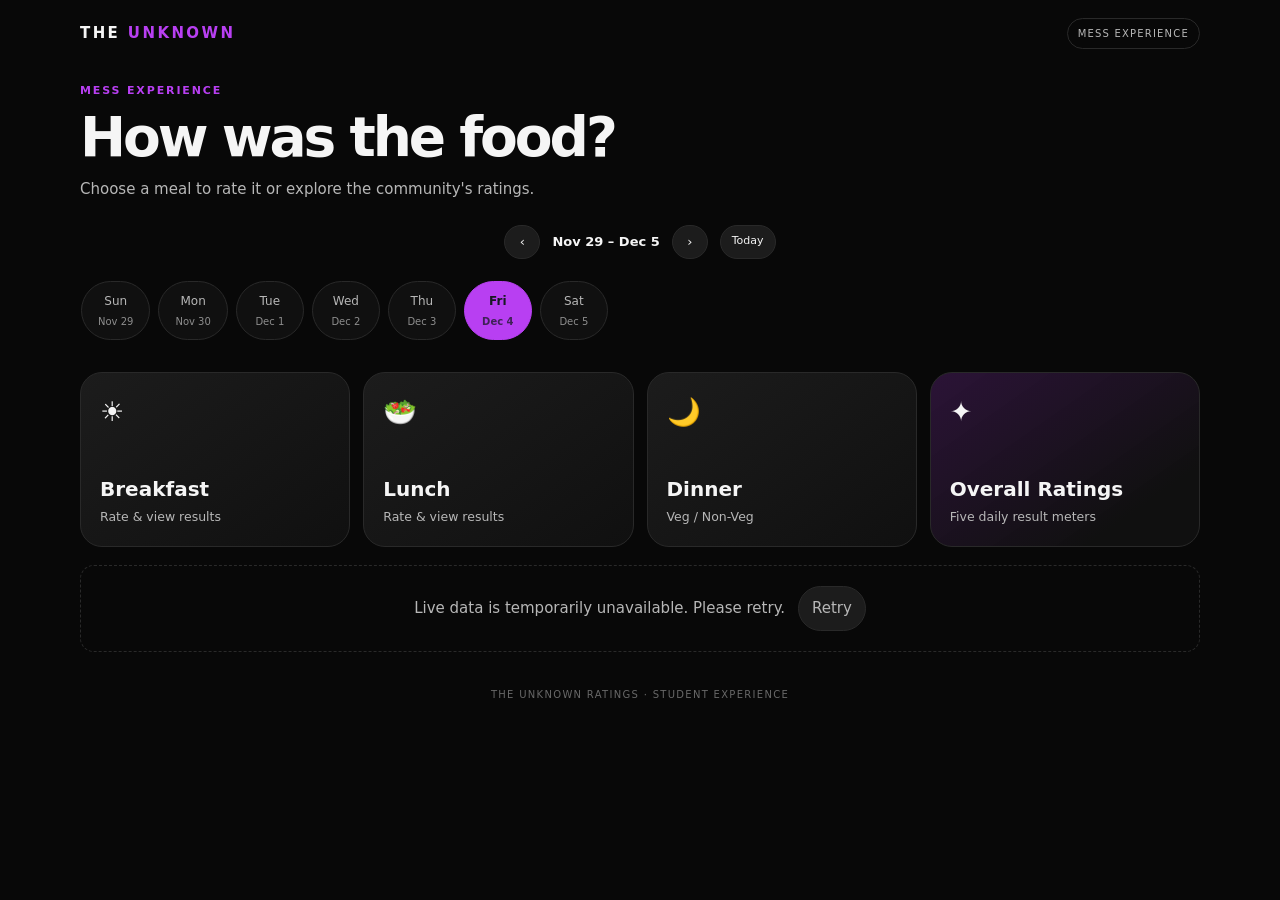
<file: index.html>
<!doctype html>
<html lang="en">
<head>
<meta charset="utf-8"><meta name="viewport" content="width=device-width,initial-scale=1,viewport-fit=cover"><meta name="color-scheme" content="dark">
<meta name="theme-color" content="#10121b">
<title>The Unknown Ratings — V2</title>
<link rel="stylesheet" href="styles.css?v=2.8.0"></head>
<body><div class="shell"><header><div class="brand">THE <span>UNKNOWN</span></div><div class="tag">MESS EXPERIENCE</div></header><main id="app"></main><div class="footer">THE UNKNOWN RATINGS · STUDENT EXPERIENCE</div></div>
<script src="app.js?v=2.8.0"></script></body></html>
</file>
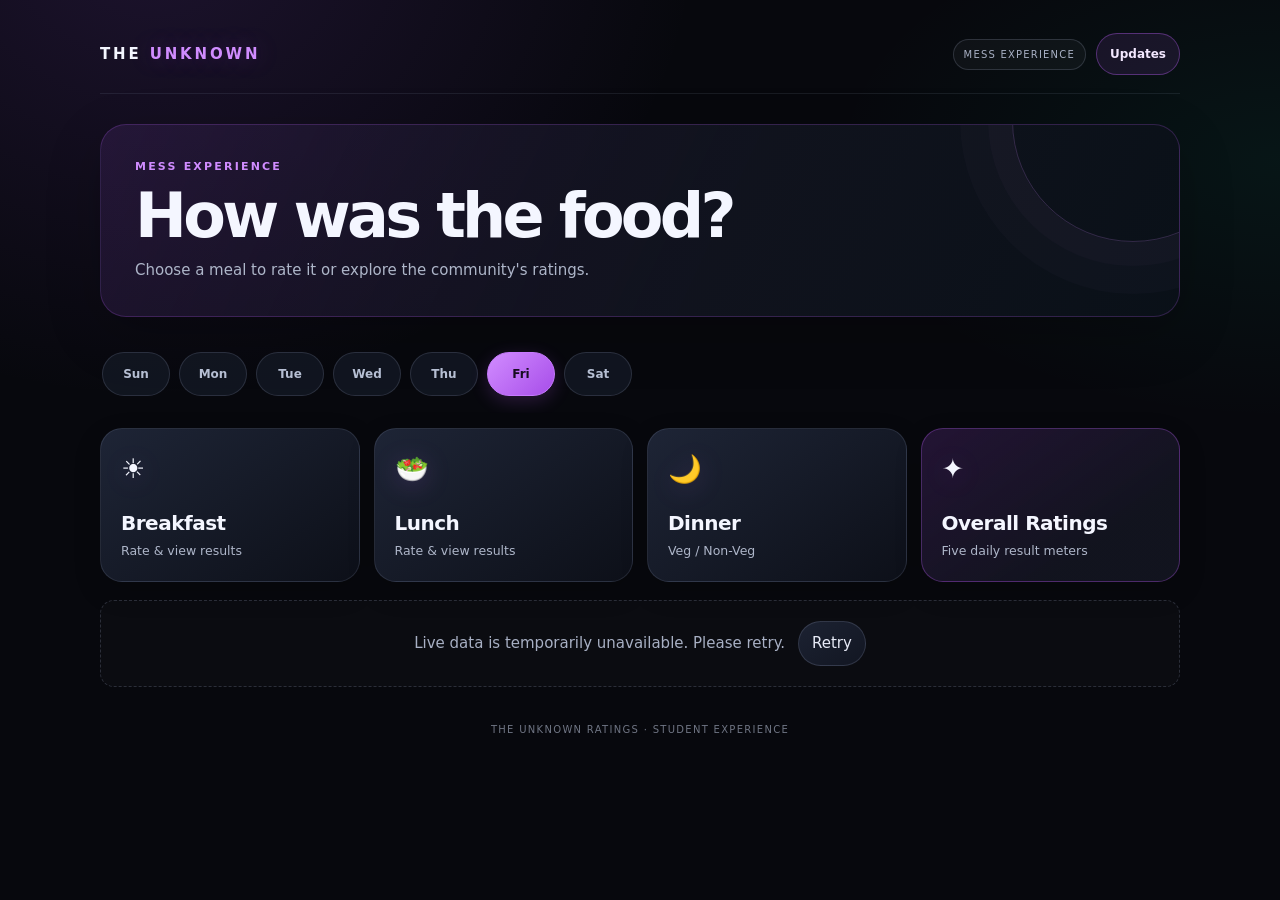
<file: preview/index.html>
<!doctype html>
<html lang="en">
<head>
<meta charset="utf-8"><meta name="viewport" content="width=device-width,initial-scale=1,viewport-fit=cover"><meta name="color-scheme" content="dark">
<meta name="theme-color" content="#10121b">
<title>The Unknown Ratings — V2</title>
<link rel="stylesheet" href="styles.css?v=3.2.0"></head>
<body><div class="shell"><header><div class="brand">THE <span>UNKNOWN</span></div><div class="header-tools"><div class="tag">MESS EXPERIENCE</div><button class="message-bell" id="messageBell" type="button" aria-label="Open notifications">Updates <b id="messageUnread" hidden>0</b></button></div></header><div class="message-center" id="messageCenter" hidden></div><main id="app"></main><div class="footer">THE UNKNOWN RATINGS · STUDENT EXPERIENCE</div></div>
<script src="app.js?v=3.2.5"></script></body></html>
</file>
<file: styles.css>
:root{--bg:#080808;--surface:#101010;--surface2:#1c1c1c;--line:#292929;--ink:#f5f5f5;--muted:#b7b7b7;--accent:#b83ff2;--blue:#00c995;--green:#00c995;--purple:#b83ff2;--r:22px}
*{box-sizing:border-box}
html{scrollbar-color:#34343b #090909;scrollbar-width:thin}
html::-webkit-scrollbar{width:8px;height:8px}
html::-webkit-scrollbar-track{background:#090909}
html::-webkit-scrollbar-thumb{background:#34343b;border:2px solid #090909;border-radius:10px}
html::-webkit-scrollbar-thumb:hover{background:#55515f}
body{margin:0;background:var(--bg);color:var(--ink);font:15px/1.5 Inter,system-ui,-apple-system,"Segoe UI",sans-serif;transition:background .3s}
body.cosmic,body.aurora{--bg:#080808;--surface:#101010;--surface2:#1c1c1c;--line:#292929;--accent:#b83ff2}
button,input,select,textarea{font:inherit}button{cursor:pointer;color:inherit}
.shell{width:min(100% - 28px,960px);margin:auto;padding:20px 0 50px}
header{display:flex;justify-content:space-between;align-items:center;margin-bottom:34px}
.brand{font-weight:900;letter-spacing:.16em}.brand span{color:var(--accent)}.tag{font-size:10px;letter-spacing:.12em;color:var(--muted);border:1px solid var(--line);padding:7px 10px;border-radius:30px}
.kicker{font-size:11px;letter-spacing:.17em;color:var(--accent);font-weight:850;text-transform:uppercase}
h1{font-size:clamp(35px,7vw,55px);line-height:1.02;letter-spacing:-.055em;margin:9px 0 12px}h2{font-size:22px;letter-spacing:-.03em;margin:0 0 5px}h3{margin:0;font-size:17px}
p{margin:0;color:var(--muted);line-height:1.6}.hero{margin-bottom:24px}
.days{display:flex;gap:8px;overflow-x:auto;overflow-y:hidden;padding:12px 1px 17px;margin-bottom:15px;scrollbar-width:none;-ms-overflow-style:none;overscroll-behavior-x:contain;scroll-behavior:smooth;touch-action:pan-x}.days::-webkit-scrollbar{display:none;width:0;height:0}
.day{flex:0 0 auto;border:1px solid var(--line);background:var(--surface);color:var(--muted);padding:10px 16px;border-radius:30px;font-size:12px}
.day.active{background:var(--accent);border-color:var(--accent);color:#171923;font-weight:850}
.grid{display:grid;grid-template-columns:repeat(2,minmax(0,1fr));gap:13px}
.tile{min-height:150px;padding:19px;text-align:left;border:1px solid var(--line);border-radius:var(--r);background:linear-gradient(145deg,var(--surface2),var(--surface));display:flex;flex-direction:column;justify-content:space-between;transition:transform .22s,border-color .22s;animation:enter .35s both}
.tile:hover{transform:translateY(-3px);border-color:var(--accent)}.tile .emoji{font-size:27px}.tile strong{font-size:20px}.tile small{display:block;color:var(--muted);margin-top:4px}
.tile.results{grid-column:auto;min-height:132px;flex-direction:column;align-items:flex-start;justify-content:space-between;gap:10px;background:linear-gradient(145deg,rgba(184,63,242,.20),var(--surface) 78%)}.tile.results .emoji{font-size:27px}.tile.results strong{display:block}
.panel{background:var(--surface);border:1px solid var(--line);border-radius:var(--r);padding:19px;margin:14px 0;animation:enter .3s both}
.row{display:flex;justify-content:space-between;align-items:center;gap:12px}
.back{display:inline-flex;align-items:center;gap:9px;min-height:42px;margin:0 0 18px;padding:8px 15px;border:1px solid #303039;border-radius:14px;background:linear-gradient(145deg,#19191f,#101014);color:#dedee5;font-weight:700;letter-spacing:.01em;box-shadow:0 5px 16px rgba(0,0,0,.22);transition:background .18s,border-color .18s,transform .18s}
.back:hover{color:#fff;border-color:var(--accent);background:#1b1720;transform:translateX(-2px)}
.edit-saved{border-color:rgba(0,201,149,.28);background:linear-gradient(145deg,rgba(0,201,149,.07),var(--surface) 60%)}
.edit-trigger{margin-top:15px;font-weight:750;padding:11px 17px}
#votePanel[hidden]{display:none}
.pill{border:1px solid var(--line);border-radius:30px;padding:6px 10px;color:var(--muted);font-size:10px;white-space:nowrap}
.choicegrid{display:grid;grid-template-columns:repeat(2,1fr);gap:12px}.choice{background:var(--surface);border:1px solid var(--line);border-radius:19px;text-align:left;padding:22px;min-height:135px;transition:.2s}.choice:hover{border-color:var(--accent);transform:translateY(-3px)}.choice span{display:block;font-size:28px;margin-bottom:15px}.choice small{display:block;color:var(--muted);margin-top:4px}
.meter-layout{display:grid;grid-template-columns:minmax(0,1.15fr) minmax(170px,.85fr);gap:clamp(14px,3vw,28px);align-items:center;margin-top:18px;padding:18px;background:#050505;border:1px solid #252525;border-radius:20px}
.meter{text-align:center;min-width:0;display:flex;flex-direction:column;align-items:center;justify-content:center}
.gauge{display:block;width:min(100%,370px);height:auto;overflow:visible;filter:drop-shadow(0 5px 16px rgba(0,0,0,.35))}
.number{font-size:34px;font-weight:850;fill:#fff;letter-spacing:-.04em}
.glabel{font-size:9px;font-weight:750;letter-spacing:.13em;fill:#aaa}
.votes{font-size:12px;color:#c4c4c4;margin-top:-2px;letter-spacing:.02em;font-variant-numeric:tabular-nums}
.legend{display:grid;gap:8px;width:100%;max-width:260px}
.legendline{display:grid;grid-template-columns:11px minmax(0,1fr) auto;gap:10px;align-items:center;font-size:12px;padding:9px 11px;border:1px solid #242424;background:#0c0c0c;border-radius:11px;color:#e8e8e8}
.legendline b{font-variant-numeric:tabular-nums;color:#fff;background:#202020;padding:3px 8px;border-radius:20px;min-width:43px;text-align:center}
.dot{width:10px;height:10px;border-radius:50%;box-shadow:0 0 10px currentColor}
.meter-track{stroke:#252525!important}
.meter-segment{filter:none;transition:stroke-dasharray .7s cubic-bezier(.22,.8,.25,1),stroke-dashoffset .7s cubic-bezier(.22,.8,.25,1),opacity .25s ease}
.rating{border-top:1px solid var(--line);padding:16px 0}.rating:first-of-type{border-top:0}.rating-buttons{display:grid;grid-template-columns:repeat(4,minmax(0,1fr));gap:6px;margin-top:10px}
.rate{background:#080808;border:1px solid var(--line);border-radius:11px;color:var(--muted);padding:9px 2px;font-size:10px;min-height:49px;transition:transform .15s,background .15s,border-color .15s}.rate[data-v="1"]{--rate-color:#F45F82}.rate[data-v="2"]{--rate-color:#FFBE00}.rate[data-v="3"]{--rate-color:#00C995}.rate[data-v="4"]{--rate-color:#B83FF2}.rate.selected{background:var(--rate-color);color:#101014;border-color:var(--rate-color);font-weight:850;transform:scale(1.02)}
.primary{border:0;border-radius:30px;padding:12px 20px;background:var(--accent);color:#171923;font-weight:850}.primary:disabled{opacity:.4;cursor:not-allowed}.secondary{border:1px solid var(--line);background:var(--surface2);border-radius:30px;padding:9px 13px}
textarea,.field{width:100%;background:#080808;border:1px solid var(--line);color:var(--ink);border-radius:12px;padding:11px}
.admin-grid{display:grid;grid-template-columns:repeat(2,1fr);gap:12px}.adminbox{background:var(--bg);border:1px solid var(--line);border-radius:15px;padding:14px}.adminbox label{display:block;color:var(--muted);font-size:12px;margin:9px 0 4px}
.notice{font-size:11px;color:var(--muted);line-height:1.5}.review-box{margin-top:15px}.review-box h3{margin-bottom:10px}.review-box textarea{display:block;min-height:112px;resize:vertical}.review-meta{display:flex;justify-content:space-between;margin-top:6px}.mini-grid{display:grid;grid-template-columns:repeat(2,1fr);gap:10px}.mini{background:var(--surface2);border:1px solid var(--line);border-radius:14px;padding:13px}.mini b{display:block;font-size:18px}.mini span{font-size:11px;color:var(--muted)}
.empty{border:1px dashed var(--line);border-radius:14px;padding:20px;text-align:center;color:var(--muted)}
.footer{text-align:center;color:var(--muted);opacity:.55;font-size:10px;letter-spacing:.13em;margin-top:35px}
@keyframes enter{from{opacity:0;transform:translateY(9px)}to{opacity:1;transform:translateY(0)}}
@media(max-width:650px){.shell{width:calc(100% - 22px)}.grid{gap:9px}.tile{min-height:132px;padding:15px}.tile strong{font-size:18px}.panel{padding:15px}.meter-layout{grid-template-columns:1fr}.legend{max-width:390px;width:100%;margin:0 auto}.admin-grid{grid-template-columns:1fr}.rate{font-size:9px}.tile.results{min-height:132px}}
@media(prefers-reduced-motion:reduce){*,*::before,*::after{animation:none!important;transition:none!important}}

/* Cross-device layout and orientation support */
html{min-height:100%;-webkit-text-size-adjust:100%;text-size-adjust:100%;scroll-behavior:smooth}
body{min-height:100vh;min-height:100dvh;overflow-x:hidden}
.shell{width:min(100% - 32px,1120px);padding-top:max(18px,env(safe-area-inset-top));padding-bottom:max(38px,env(safe-area-inset-bottom))}
button,a,input,select,textarea{touch-action:manipulation}
button{min-height:42px}
input,select,textarea{font-size:16px;max-width:100%}
img,svg,canvas{max-width:100%;height:auto}
.grid{grid-template-columns:repeat(2,minmax(0,1fr))}
.meter-layout{grid-template-columns:minmax(0,1.2fr) minmax(190px,.8fr)}
.connection-warning{margin-top:18px;line-height:1.7}
.connection-warning button{margin-left:8px}
.live-note{margin-top:18px;text-align:center}
@media(min-width:900px){
 .grid{grid-template-columns:repeat(4,minmax(0,1fr))}
 .tile{min-height:175px}
}
@media(max-width:700px){
 .shell{width:calc(100% - 24px)}
 .meter-layout{grid-template-columns:minmax(0,1fr)}
 .legend{max-width:420px}
 .row{flex-wrap:wrap}
 .rating-buttons{grid-template-columns:repeat(2,minmax(0,1fr))}
 .rate{font-size:13px;min-height:48px;padding:10px 6px}
}
@media(orientation:landscape) and (max-height:560px) and (min-width:560px){
 .shell{width:min(100% - 40px,1180px);padding-top:12px;padding-bottom:24px}
 header{margin-bottom:18px}
 .hero{margin-bottom:14px}
 h1{font-size:clamp(30px,5vw,46px)}
 .grid{grid-template-columns:repeat(4,minmax(0,1fr))}
 .tile,.tile.results{min-height:116px;padding:14px}
 .meter-layout{grid-template-columns:minmax(0,1.3fr) minmax(180px,.7fr);gap:16px}
 .panel{padding:15px}
}
@media(max-width:420px){
 .shell{width:calc(100% - 20px)}
 .brand{font-size:14px}
 .tag{font-size:9px}
 .grid{gap:8px}
 .tile{min-height:122px;padding:12px}
 .tile strong{font-size:16px}
 .day{padding:9px 12px}
}
@supports(padding:max(0px)){
 .shell{padding-left:env(safe-area-inset-left);padding-right:env(safe-area-inset-right)}
}

/* Performance: avoid repaint-heavy entrance effects on every view update. */
.tile,.panel{animation:none!important}
html{scroll-behavior:auto}
@media(hover:none){
 .tile:hover,.choice:hover,.back:hover{transform:none}
}
@media(orientation:landscape) and (max-height:560px){
 .shell{padding-top:10px;padding-bottom:18px}
 header{margin-bottom:16px}
 .panel{margin:9px 0;padding:13px}
 .meter-layout{gap:12px;padding:13px}
}

/* Meter-only updates: subtle transition without repainting the page. */
#liveMeter{transition:opacity .18s ease,transform .18s ease}
#liveMeter.meter-updating{opacity:.55;transform:translateY(2px) scale(.995)}
#liveMeter .meter-segment{transition:opacity .24s ease,stroke-width .24s ease}
@media(prefers-reduced-motion:reduce){#liveMeter,#liveMeter .meter-segment{transition:none!important}}

/* Animate semicircle segments in place without replacing the SVG. */
#liveMeter .meter-segment{transition:stroke-dasharray .55s cubic-bezier(.2,.75,.25,1),stroke-dashoffset .55s cubic-bezier(.2,.75,.25,1),opacity .3s ease}
#liveMeter .number{transition:fill .25s ease}
@media(prefers-reduced-motion:reduce){#liveMeter .meter-segment,#liveMeter .number{transition:none!important}}

.week-nav{display:flex;align-items:center;justify-content:center;gap:12px;margin:18px 0 10px;color:var(--muted);font-size:13px}.week-nav strong{font-variant-numeric:tabular-nums;color:var(--ink);font-weight:700}.week-shift,.week-today{border:1px solid var(--line);border-radius:999px;background:var(--surface2);color:var(--ink);min-width:36px;min-height:34px;padding:5px 11px}.week-today{font-size:11px}.days .day{display:flex;flex-direction:column;gap:4px;align-items:center;justify-content:center;min-width:68px}.days .day small{font-size:10px;opacity:.75}@media(max-width:420px){.week-nav{gap:7px}.days{gap:5px}.days .day{min-width:0;flex:1;padding:9px 2px;font-size:11px}.days .day small{font-size:9px}}@media(prefers-reduced-motion:reduce){.meter-segment{transition:none}}
</file>
<file: preview/styles.css>
:root{--bg:#080808;--surface:#101010;--surface2:#1c1c1c;--line:#292929;--ink:#f5f5f5;--muted:#b7b7b7;--accent:#b83ff2;--blue:#00c995;--green:#00c995;--purple:#b83ff2;--r:22px}
*{box-sizing:border-box}
html{scrollbar-color:#34343b #090909;scrollbar-width:thin}
html::-webkit-scrollbar{width:8px;height:8px}
html::-webkit-scrollbar-track{background:#090909}
html::-webkit-scrollbar-thumb{background:#34343b;border:2px solid #090909;border-radius:10px}
html::-webkit-scrollbar-thumb:hover{background:#55515f}
body{margin:0;background:var(--bg);color:var(--ink);font:15px/1.5 Inter,system-ui,-apple-system,"Segoe UI",sans-serif;transition:background .3s}
body.cosmic,body.aurora{--bg:#080808;--surface:#101010;--surface2:#1c1c1c;--line:#292929;--accent:#b83ff2}
button,input,select,textarea{font:inherit}button{cursor:pointer;color:inherit}
.shell{width:min(100% - 28px,960px);margin:auto;padding:20px 0 50px}
header{display:flex;justify-content:space-between;align-items:center;margin-bottom:34px}
.brand{font-weight:900;letter-spacing:.16em}.brand span{color:var(--accent)}.tag{font-size:10px;letter-spacing:.12em;color:var(--muted);border:1px solid var(--line);padding:7px 10px;border-radius:30px}
.kicker{font-size:11px;letter-spacing:.17em;color:var(--accent);font-weight:850;text-transform:uppercase}
h1{font-size:clamp(35px,7vw,55px);line-height:1.02;letter-spacing:-.055em;margin:9px 0 12px}h2{font-size:22px;letter-spacing:-.03em;margin:0 0 5px}h3{margin:0;font-size:17px}
p{margin:0;color:var(--muted);line-height:1.6}.hero{margin-bottom:24px}
.days{display:flex;gap:8px;overflow-x:auto;overflow-y:hidden;padding:12px 1px 17px;margin-bottom:15px;scrollbar-width:none;-ms-overflow-style:none;overscroll-behavior-x:contain;scroll-behavior:smooth;touch-action:pan-x}.days::-webkit-scrollbar{display:none;width:0;height:0}
.day{flex:0 0 auto;border:1px solid var(--line);background:var(--surface);color:var(--muted);padding:10px 16px;border-radius:30px;font-size:12px}
.day.active{background:var(--accent);border-color:var(--accent);color:#171923;font-weight:850}
.grid{display:grid;grid-template-columns:repeat(2,minmax(0,1fr));gap:13px}
.tile{min-height:150px;padding:19px;text-align:left;border:1px solid var(--line);border-radius:var(--r);background:linear-gradient(145deg,var(--surface2),var(--surface));display:flex;flex-direction:column;justify-content:space-between;transition:transform .22s,border-color .22s;animation:enter .35s both}
.tile:hover{transform:translateY(-3px);border-color:var(--accent)}.tile .emoji{font-size:27px}.tile strong{font-size:20px}.tile small{display:block;color:var(--muted);margin-top:4px}
.tile.results{grid-column:auto;min-height:132px;flex-direction:column;align-items:flex-start;justify-content:space-between;gap:10px;background:linear-gradient(145deg,rgba(184,63,242,.20),var(--surface) 78%)}.tile.results .emoji{font-size:27px}.tile.results strong{display:block}
.panel{background:var(--surface);border:1px solid var(--line);border-radius:var(--r);padding:19px;margin:14px 0;animation:enter .3s both}
.row{display:flex;justify-content:space-between;align-items:center;gap:12px}
.back{display:inline-flex;align-items:center;gap:9px;min-height:42px;margin:0 0 18px;padding:8px 15px;border:1px solid #303039;border-radius:14px;background:linear-gradient(145deg,#19191f,#101014);color:#dedee5;font-weight:700;letter-spacing:.01em;box-shadow:0 5px 16px rgba(0,0,0,.22);transition:background .18s,border-color .18s,transform .18s}
.back:hover{color:#fff;border-color:var(--accent);background:#1b1720;transform:translateX(-2px)}
.edit-saved{border-color:rgba(0,201,149,.28);background:linear-gradient(145deg,rgba(0,201,149,.07),var(--surface) 60%)}
.edit-trigger{margin-top:15px;font-weight:750;padding:11px 17px}
#votePanel[hidden]{display:none}
.pill{border:1px solid var(--line);border-radius:30px;padding:6px 10px;color:var(--muted);font-size:10px;white-space:nowrap}
.choicegrid{display:grid;grid-template-columns:repeat(2,1fr);gap:12px}.choice{background:var(--surface);border:1px solid var(--line);border-radius:19px;text-align:left;padding:22px;min-height:135px;transition:.2s}.choice:hover{border-color:var(--accent);transform:translateY(-3px)}.choice span{display:block;font-size:28px;margin-bottom:15px}.choice small{display:block;color:var(--muted);margin-top:4px}
.meter-layout{display:grid;grid-template-columns:minmax(0,1.15fr) minmax(170px,.85fr);gap:clamp(14px,3vw,28px);align-items:center;margin-top:18px;padding:18px;background:#050505;border:1px solid #252525;border-radius:20px}
.meter{text-align:center;min-width:0;display:flex;flex-direction:column;align-items:center;justify-content:center}
.gauge{display:block;width:min(100%,370px);height:auto;overflow:visible;filter:drop-shadow(0 5px 16px rgba(0,0,0,.35))}
.number{font-size:34px;font-weight:850;fill:#fff;letter-spacing:-.04em}
.glabel{font-size:9px;font-weight:750;letter-spacing:.13em;fill:#aaa}
.votes{font-size:12px;color:#c4c4c4;margin-top:-2px;letter-spacing:.02em;font-variant-numeric:tabular-nums}
.legend{display:grid;gap:8px;width:100%;max-width:260px}
.legendline{display:grid;grid-template-columns:11px minmax(0,1fr) auto;gap:10px;align-items:center;font-size:12px;padding:9px 11px;border:1px solid #242424;background:#0c0c0c;border-radius:11px;color:#e8e8e8}
.legendline b{font-variant-numeric:tabular-nums;color:#fff;background:#202020;padding:3px 8px;border-radius:20px;min-width:43px;text-align:center}
.dot{width:10px;height:10px;border-radius:50%;box-shadow:0 0 10px currentColor}
.meter-track{stroke:#252525!important}
.meter-segment{filter:none;transition:stroke-dasharray .7s cubic-bezier(.22,.8,.25,1),stroke-dashoffset .7s cubic-bezier(.22,.8,.25,1),opacity .25s ease}
.rating{border-top:1px solid var(--line);padding:16px 0}.rating:first-of-type{border-top:0}.rating-buttons{display:grid;grid-template-columns:repeat(4,minmax(0,1fr));gap:6px;margin-top:10px}
.rate{background:#080808;border:1px solid var(--line);border-radius:11px;color:var(--muted);padding:9px 2px;font-size:10px;min-height:49px;transition:transform .15s,background .15s,border-color .15s}.rate[data-v="1"]{--rate-color:#F45F82}.rate[data-v="2"]{--rate-color:#FFBE00}.rate[data-v="3"]{--rate-color:#00C995}.rate[data-v="4"]{--rate-color:#B83FF2}.rate.selected{background:var(--rate-color);color:#101014;border-color:var(--rate-color);font-weight:850;transform:scale(1.02)}
.primary{border:0;border-radius:30px;padding:12px 20px;background:var(--accent);color:#171923;font-weight:850}.primary:disabled{opacity:.4;cursor:not-allowed}.secondary{border:1px solid var(--line);background:var(--surface2);border-radius:30px;padding:9px 13px}
textarea,.field{width:100%;background:#080808;border:1px solid var(--line);color:var(--ink);border-radius:12px;padding:11px}
.admin-grid{display:grid;grid-template-columns:repeat(2,1fr);gap:12px}.adminbox{background:var(--bg);border:1px solid var(--line);border-radius:15px;padding:14px}.adminbox label{display:block;color:var(--muted);font-size:12px;margin:9px 0 4px}
.notice{font-size:11px;color:var(--muted);line-height:1.5}.review-box{margin-top:15px}.review-box h3{margin-bottom:10px}.review-box textarea{display:block;min-height:112px;resize:vertical}.review-meta{display:flex;justify-content:space-between;margin-top:6px}.mini-grid{display:grid;grid-template-columns:repeat(2,1fr);gap:10px}.mini{background:var(--surface2);border:1px solid var(--line);border-radius:14px;padding:13px}.mini b{display:block;font-size:18px}.mini span{font-size:11px;color:var(--muted)}
.empty{border:1px dashed var(--line);border-radius:14px;padding:20px;text-align:center;color:var(--muted)}
.footer{text-align:center;color:var(--muted);opacity:.55;font-size:10px;letter-spacing:.13em;margin-top:35px}
@keyframes enter{from{opacity:0;transform:translateY(9px)}to{opacity:1;transform:translateY(0)}}
@media(max-width:650px){.shell{width:calc(100% - 22px)}.grid{gap:9px}.tile{min-height:132px;padding:15px}.tile strong{font-size:18px}.panel{padding:15px}.meter-layout{grid-template-columns:1fr}.legend{max-width:390px;width:100%;margin:0 auto}.admin-grid{grid-template-columns:1fr}.rate{font-size:9px}.tile.results{min-height:132px}}
@media(prefers-reduced-motion:reduce){*,*::before,*::after{animation:none!important;transition:none!important}}

/* Cross-device layout and orientation support */
html{min-height:100%;-webkit-text-size-adjust:100%;text-size-adjust:100%;scroll-behavior:smooth}
body{min-height:100vh;min-height:100dvh;overflow-x:hidden}
.shell{width:min(100% - 32px,1120px);padding-top:max(18px,env(safe-area-inset-top));padding-bottom:max(38px,env(safe-area-inset-bottom))}
button,a,input,select,textarea{touch-action:manipulation}
button{min-height:42px}
input,select,textarea{font-size:16px;max-width:100%}
img,svg,canvas{max-width:100%;height:auto}
.grid{grid-template-columns:repeat(2,minmax(0,1fr))}
.meter-layout{grid-template-columns:minmax(0,1.2fr) minmax(190px,.8fr)}
.connection-warning{margin-top:18px;line-height:1.7}
.connection-warning button{margin-left:8px}
.live-note{margin-top:18px;text-align:center}
@media(min-width:900px){
 .grid{grid-template-columns:repeat(4,minmax(0,1fr))}
 .tile{min-height:175px}
}
@media(max-width:700px){
 .shell{width:calc(100% - 24px)}
 .meter-layout{grid-template-columns:minmax(0,1fr)}
 .legend{max-width:420px}
 .row{flex-wrap:wrap}
 .rating-buttons{grid-template-columns:repeat(2,minmax(0,1fr))}
 .rate{font-size:13px;min-height:48px;padding:10px 6px}
}
@media(orientation:landscape) and (max-height:560px) and (min-width:560px){
 .shell{width:min(100% - 40px,1180px);padding-top:12px;padding-bottom:24px}
 header{margin-bottom:18px}
 .hero{margin-bottom:14px}
 h1{font-size:clamp(30px,5vw,46px)}
 .grid{grid-template-columns:repeat(4,minmax(0,1fr))}
 .tile,.tile.results{min-height:116px;padding:14px}
 .meter-layout{grid-template-columns:minmax(0,1.3fr) minmax(180px,.7fr);gap:16px}
 .panel{padding:15px}
}
@media(max-width:420px){
 .shell{width:calc(100% - 20px)}
 .brand{font-size:14px}
 .tag{font-size:9px}
 .grid{gap:8px}
 .tile{min-height:122px;padding:12px}
 .tile strong{font-size:16px}
 .day{padding:9px 12px}
}
@supports(padding:max(0px)){
 .shell{padding-left:env(safe-area-inset-left);padding-right:env(safe-area-inset-right)}
}

/* Performance: avoid repaint-heavy entrance effects on every view update. */
.tile,.panel{animation:none!important}
html{scroll-behavior:auto}
@media(hover:none){
 .tile:hover,.choice:hover,.back:hover{transform:none}
}
@media(orientation:landscape) and (max-height:560px){
 .shell{padding-top:10px;padding-bottom:18px}
 header{margin-bottom:16px}
 .panel{margin:9px 0;padding:13px}
 .meter-layout{gap:12px;padding:13px}
}

/* Meter-only updates: subtle transition without repainting the page. */
#liveMeter{transition:opacity .18s ease,transform .18s ease}
#liveMeter.meter-updating{opacity:.55;transform:translateY(2px) scale(.995)}
#liveMeter .meter-segment{transition:opacity .24s ease,stroke-width .24s ease}
@media(prefers-reduced-motion:reduce){#liveMeter,#liveMeter .meter-segment{transition:none!important}}

/* Animate semicircle segments in place without replacing the SVG. */
#liveMeter .meter-segment{transition:stroke-dasharray .55s cubic-bezier(.2,.75,.25,1),stroke-dashoffset .55s cubic-bezier(.2,.75,.25,1),opacity .3s ease}
#liveMeter .number{transition:fill .25s ease}
@media(prefers-reduced-motion:reduce){#liveMeter .meter-segment,#liveMeter .number{transition:none!important}}

.week-nav{display:flex;align-items:center;justify-content:center;gap:12px;margin:18px 0 10px;color:var(--muted);font-size:13px}.week-nav strong{font-variant-numeric:tabular-nums;color:var(--ink);font-weight:700}.week-shift,.week-today{border:1px solid var(--line);border-radius:999px;background:var(--surface2);color:var(--ink);min-width:36px;min-height:34px;padding:5px 11px}.week-today{font-size:11px}.days .day{display:flex;flex-direction:column;gap:4px;align-items:center;justify-content:center;min-width:68px}.days .day small{font-size:10px;opacity:.75}@media(max-width:420px){.week-nav{gap:7px}.days{gap:5px}.days .day{min-width:0;flex:1;padding:9px 2px;font-size:11px}.days .day small{font-size:9px}}@media(prefers-reduced-motion:reduce){.meter-segment{transition:none}}

/* Overall ratings: clearer hierarchy and responsive result cards */
.results-summary{display:flex;align-items:center;gap:5px;margin:2px 0 14px;color:var(--muted);font-size:13px}
.results-day{color:var(--ink);font-weight:800}
.results-grid{display:grid;grid-template-columns:repeat(2,minmax(0,1fr));gap:14px;align-items:stretch}
.result-card{margin:0;min-width:0;padding:18px;background:linear-gradient(155deg,#15121a,#0d0d0f 72%);border-color:#302638;box-shadow:0 10px 28px rgba(0,0,0,.18)}
.result-card:first-child{grid-column:1/-1;border-color:rgba(184,63,242,.45);background:linear-gradient(145deg,rgba(184,63,242,.13),#101010 62%)}
.result-heading{display:flex;justify-content:space-between;align-items:flex-start;gap:10px;min-height:48px}
.result-heading h2{font-size:18px;line-height:1.2}
.result-heading p{font-size:12px;margin-top:5px}
.result-card .meter-layout{margin-top:12px;padding:12px;gap:12px;grid-template-columns:minmax(0,1fr)}
.result-card .gauge{width:min(100%,330px)}
.result-card .legend{max-width:none}
.result-card .legendline{padding:8px 10px}
.results-warning{margin:12px 0;border-color:rgba(255,190,0,.35);color:#f3d58a}
@media(min-width:850px){
 .results-grid{grid-template-columns:repeat(2,minmax(0,1fr));gap:16px}
 .result-card:first-child .meter-layout{grid-template-columns:minmax(0,1.1fr) minmax(190px,.9fr)}
 .result-card:not(:first-child) .meter-layout{grid-template-columns:minmax(0,1fr)}
}
@media(max-width:600px){
 .results-grid{grid-template-columns:1fr;gap:11px}
 .result-card:first-child{grid-column:auto}
 .result-card{padding:14px}
 .result-heading{min-height:0}
 .result-card .meter-layout{padding:10px}
}

/* Visual refinement pass: richer surfaces, clearer hierarchy, and fast interactions */
:root{--bg:#07080d;--surface:#10131c;--surface2:#171c29;--line:#293044;--ink:#f4f6ff;--muted:#a8b0c4;--accent:#b75cf5;--r:22px}
body{background:radial-gradient(ellipse at 12% -8%,rgba(117,62,178,.20),transparent 34rem),radial-gradient(ellipse at 100% 18%,rgba(0,201,149,.07),transparent 28rem),var(--bg);color:var(--ink)}
.shell{width:min(100% - 32px,1080px)}
header{padding:15px 0 18px;margin-bottom:30px;border-bottom:1px solid rgba(150,160,190,.12)}
.brand{font-size:15px;letter-spacing:.19em}.brand span{color:#d08cff;text-shadow:0 0 24px rgba(183,92,245,.28)}
.tag{background:rgba(255,255,255,.035);border-color:rgba(170,180,210,.2)}
h1{max-width:850px;font-size:clamp(36px,6.6vw,62px);line-height:.99;letter-spacing:-.06em}
h2{color:#f4f5ff}p{color:#aeb6c9}.kicker{color:#d08cff;letter-spacing:.2em}
.hero{position:relative;isolation:isolate;overflow:hidden;padding:clamp(20px,4vw,34px);margin:0 0 22px;border:1px solid rgba(183,92,245,.22);border-radius:26px;background:linear-gradient(115deg,rgba(91,49,132,.24),rgba(17,20,31,.94) 58%,rgba(10,17,25,.96));box-shadow:0 18px 55px rgba(0,0,0,.2)}
.hero:after{content:"";position:absolute;z-index:-1;width:240px;height:240px;right:-75px;top:-125px;border-radius:50%;border:1px solid rgba(208,140,255,.2);box-shadow:0 0 0 24px rgba(208,140,255,.025),0 0 0 52px rgba(208,140,255,.02)}
.days{gap:9px;padding:13px 2px 17px}
.day{min-width:64px;min-height:44px;padding:10px 15px;border-color:rgba(160,170,200,.18);background:rgba(19,23,35,.88);color:#b6bfd3;font-weight:700;transition:background .16s,border-color .16s,color .16s}
.day:hover{border-color:rgba(208,140,255,.65);color:#fff}
.day.active{background:linear-gradient(135deg,#d18cff,#a74de9);border-color:#c77aff;color:#170d20;box-shadow:0 5px 18px rgba(183,92,245,.2)}
.grid{gap:14px}
.tile{min-height:154px;padding:20px;border-color:rgba(150,160,190,.17);background:linear-gradient(145deg,rgba(31,38,56,.96),rgba(13,16,25,.98));box-shadow:0 10px 28px rgba(0,0,0,.15)}
.tile .emoji{filter:drop-shadow(0 4px 12px rgba(183,92,245,.18))}.tile strong{letter-spacing:-.025em}.tile small{color:#aeb6c9}
.tile.results{border-color:rgba(183,92,245,.32);background:linear-gradient(145deg,rgba(101,48,143,.30),rgba(18,20,31,.98) 72%)}
.panel{background:linear-gradient(155deg,rgba(20,24,36,.98),rgba(13,16,25,.98));border-color:rgba(150,160,190,.16);box-shadow:0 12px 34px rgba(0,0,0,.16)}
.back,.secondary{background:linear-gradient(145deg,#1c2232,#121622);border-color:rgba(160,170,200,.2);color:#e8ebf7}
.primary{background:linear-gradient(135deg,#d18cff,#a94de9);color:#170d20;box-shadow:0 7px 20px rgba(183,92,245,.18)}
button:focus-visible,input:focus-visible,select:focus-visible,textarea:focus-visible{outline:2px solid #d18cff;outline-offset:3px}
.rate{background:#0c1019;border-color:rgba(160,170,200,.2);color:#c1c8d8}
.rate.selected{box-shadow:0 0 0 2px rgba(255,255,255,.16),0 5px 16px rgba(0,0,0,.22)}
textarea,.field{background:#0b0f18;border-color:rgba(160,170,200,.22);color:#f4f6ff}
.meter-layout{background:linear-gradient(145deg,#080b12,#0d111b);border-color:rgba(160,170,200,.14);box-shadow:inset 0 1px rgba(255,255,255,.025)}
.meter-track{stroke:#252c3b!important}.meter-segment{transition:opacity .2s ease}
.result-card{background:linear-gradient(155deg,rgba(23,25,39,.98),rgba(12,15,23,.98));border-color:rgba(150,160,190,.17);box-shadow:0 12px 34px rgba(0,0,0,.2)}
.result-card:first-child{border-color:rgba(183,92,245,.42);background:linear-gradient(145deg,rgba(84,43,117,.23),rgba(15,18,28,.98) 65%)}
.result-heading h2{letter-spacing:-.035em}.result-heading .pill{background:rgba(255,255,255,.04);color:#c5cbe0}
.results-status{min-height:0;margin:0 0 10px;color:#f0cc78;font-size:12px}.results-status:empty{display:none}
.empty{background:rgba(255,255,255,.018);border-color:rgba(160,170,200,.22)}.footer{opacity:.65}
@media(hover:hover){.tile:hover,.choice:hover{transform:translateY(-3px);border-color:rgba(208,140,255,.52);box-shadow:0 16px 34px rgba(0,0,0,.25)}.primary:hover{filter:brightness(1.07)}.secondary:hover,.back:hover{border-color:rgba(208,140,255,.5)}}
@media(max-width:700px){header{margin-bottom:23px}.hero{padding:22px 18px;border-radius:22px}.tile{min-height:135px}.result-card .meter-layout{gap:8px}.result-heading h2{font-size:17px}}
@media(prefers-reduced-motion:reduce){.meter-segment,.day,.tile,.choice,.primary,.secondary,.back{transition:none!important}}

/* SVG meter labels ease with the animated segment geometry. */
.number{transition:fill .25s ease}

/* Lightweight motion polish for Overall Ratings */
@keyframes resultsCardIn{
 from{opacity:0;transform:translate3d(0,13px,0) scale(.985);filter:blur(3px)}
 to{opacity:1;transform:translate3d(0,0,0) scale(1);filter:blur(0)}
}
.results-grid .result-card{animation:resultsCardIn .42s cubic-bezier(.2,.75,.25,1) both;transition:transform .22s ease,border-color .22s ease,box-shadow .22s ease}
.results-grid .result-card:nth-child(1){animation-delay:0ms}
.results-grid .result-card:nth-child(2){animation-delay:45ms}
.results-grid .result-card:nth-child(3){animation-delay:90ms}
.results-grid .result-card:nth-child(4){animation-delay:135ms}
.results-grid .result-card:nth-child(5){animation-delay:180ms}
.results-grid .result-card .meter-layout{transition:background .24s ease,border-color .24s ease,box-shadow .24s ease}
.results-grid .result-card .pill{transition:background .2s ease,color .2s ease}
.results-grid .result-card .legendline{transition:background .18s ease,transform .18s ease}
.results-grid .result-card .legendline b{font-variant-numeric:tabular-nums;transition:color .2s ease}
.results-grid .result-card .number{font-variant-numeric:tabular-nums}
@media(hover:hover){
 .results-grid .result-card:hover{transform:translateY(-3px);border-color:rgba(208,140,255,.45);box-shadow:0 17px 38px rgba(0,0,0,.27)}
 .results-grid .result-card:hover .legendline{background:rgba(255,255,255,.025)}
}
@media(prefers-reduced-motion:reduce){
 .results-grid .result-card{animation:none!important;transition:none!important}
 .results-grid .result-card *{scroll-behavior:auto!important;transition:none!important}
}

/* Apply entrance motion despite the legacy panel animation reset. */
@keyframes appSectionIn{
 from{opacity:0;transform:translate3d(0,10px,0)}
 to{opacity:1;transform:translate3d(0,0,0)}
}
#app>.hero,#app>.days,#app>.grid,#app>.choicegrid,#app>.panel,#app>.results-summary,#app>.results-grid,#app>.notice,#app>.empty{
 animation:appSectionIn .34s cubic-bezier(.2,.75,.25,1) both!important;
}
#app>.days{animation-delay:25ms!important}
#app>.grid,#app>.choicegrid{animation-delay:55ms!important}
#app>.results-summary{animation-delay:45ms!important}
#app>.results-grid{animation-delay:65ms!important}
.results-grid .result-card{animation:resultsCardIn .42s cubic-bezier(.2,.75,.25,1) both!important}
.results-grid .result-card:nth-child(1){animation-delay:65ms!important}
.results-grid .result-card:nth-child(2){animation-delay:105ms!important}
.results-grid .result-card:nth-child(3){animation-delay:145ms!important}
.results-grid .result-card:nth-child(4){animation-delay:185ms!important}
.results-grid .result-card:nth-child(5){animation-delay:225ms!important}
@media(prefers-reduced-motion:reduce){
 #app>.hero,#app>.days,#app>.grid,#app>.choicegrid,#app>.panel,#app>.results-summary,#app>.results-grid,#app>.notice,#app>.empty,
 .results-grid .result-card{animation:none!important}
}


/* Site-wide motion system: short, GPU-friendly transitions and restrained entrance motion. */
:root{--motion-fast:150ms;--motion-base:220ms;--motion-enter:360ms;--motion-ease:cubic-bezier(.2,.75,.25,1)}
#app{animation:appFadeIn 180ms ease-out both}
@keyframes appFadeIn{from{opacity:.72}to{opacity:1}}
#app .panel,#app .tile,#app .choice,#app .notice,#app .empty{
 transition:background var(--motion-base) var(--motion-ease),border-color var(--motion-base) var(--motion-ease),box-shadow var(--motion-base) var(--motion-ease),transform var(--motion-base) var(--motion-ease),opacity var(--motion-base) ease;
}
#app button{
 -webkit-tap-highlight-color:transparent;
 touch-action:manipulation;
 transition:background-color var(--motion-fast) ease,border-color var(--motion-fast) ease,color var(--motion-fast) ease,box-shadow var(--motion-fast) ease,transform var(--motion-fast) var(--motion-ease),filter var(--motion-fast) ease;
}
#app button:active:not(:disabled){transform:scale(.975)}
#app button:disabled{cursor:wait;filter:saturate(.7);opacity:.72}
#app .rate{transition:transform var(--motion-fast) var(--motion-ease),background var(--motion-fast) ease,border-color var(--motion-fast) ease,box-shadow var(--motion-fast) ease,color var(--motion-fast) ease}
#app .rate.selected{transform:translateY(-2px) scale(1.015)}
#app .primary:not(:disabled){box-shadow:0 7px 22px rgba(183,92,245,.2)}
#app .primary:not(:disabled):active{box-shadow:0 2px 9px rgba(183,92,245,.16)}
#app input,#app textarea,#app select{transition:border-color var(--motion-fast) ease,box-shadow var(--motion-fast) ease,background var(--motion-fast) ease}
#app input:focus,#app textarea:focus,#app select:focus{box-shadow:0 0 0 3px rgba(183,92,245,.13)}
@media(hover:hover){
 #app .tile:hover,#app .choice:hover{transform:translateY(-3px)}
 #app .panel:hover{border-color:rgba(160,170,200,.24)}
}
@media(prefers-reduced-motion:reduce){
 #app{animation:none!important}
 #app *,#app *::before,#app *::after{animation-duration:.01ms!important;animation-iteration-count:1!important;scroll-behavior:auto!important;transition-duration:.01ms!important}
}


/* Admin Studio 3.2: responsive management workspace */
.header-tools{display:flex;align-items:center;gap:10px}
.message-bell{position:relative;display:inline-flex;align-items:center;gap:8px;border:1px solid rgba(183,92,245,.38);border-radius:999px;background:rgba(183,92,245,.10);color:#f3e8ff;padding:8px 13px;font-size:12px;font-weight:750}
.message-bell b{display:inline-grid;place-items:center;min-width:19px;height:19px;padding:0 5px;border-radius:20px;background:#d18cff;color:#170d20;font-size:10px}
.message-bell b[hidden]{display:none}
.message-center{position:relative;z-index:20;margin:-14px 0 20px auto;width:min(100%,560px);max-height:min(70vh,620px);overflow:auto;border:1px solid rgba(183,92,245,.32);border-radius:18px;background:linear-gradient(150deg,#171a28,#0b0e16);box-shadow:0 18px 50px rgba(0,0,0,.45);padding:14px}
.message-center[hidden]{display:none}
.message-center-head,.message-item-top,.message-history-head{display:flex;align-items:center;justify-content:space-between;gap:10px}
.message-center-head strong{font-size:16px}.message-center-head p{font-size:11px;margin-top:3px}
.message-center-actions{display:flex;gap:6px}.message-center-actions button{font-size:11px;padding:7px 10px}
.message-list{display:grid;gap:9px;margin-top:12px}
.message-item{padding:13px;border:1px solid rgba(160,170,200,.15);border-radius:13px;background:rgba(255,255,255,.025)}
.message-item.unread{border-color:rgba(183,92,245,.48);background:rgba(183,92,245,.07)}
.message-item-top{font-size:10px;color:#9ca7bf}.message-type{font-weight:800;letter-spacing:.08em;text-transform:uppercase;color:#d8a8ff}
.message-item h3{font-size:15px;margin:7px 0 4px}.message-item p{font-size:13px;line-height:1.55;white-space:pre-wrap;overflow-wrap:anywhere}
.text-action{margin-top:8px;border:0;background:none;color:#d7a1ff;padding:4px 0;font-size:11px;font-weight:750}
.read-label{display:inline-block;margin-top:8px;font-size:10px;color:#77819a}
.announcement{margin:0 0 18px;padding:17px 19px;border:1px solid rgba(183,92,245,.38);border-radius:18px;background:linear-gradient(120deg,rgba(100,47,140,.22),rgba(14,18,28,.96));box-shadow:0 12px 30px rgba(0,0,0,.18)}
.announcement.urgent{border-color:rgba(255,112,112,.55);background:linear-gradient(120deg,rgba(130,42,55,.23),rgba(14,18,28,.96))}
.announcement-meta{display:flex;gap:7px;flex-wrap:wrap;margin-bottom:7px}.announcement-meta span{font-size:9px;font-weight:850;letter-spacing:.12em;color:#d8a8ff}.announcement.urgent .announcement-meta span{color:#ff9c9c}
.announcement h2{font-size:19px;margin-bottom:5px}.announcement p{white-space:pre-wrap;overflow-wrap:anywhere;line-height:1.55;font-size:13px}
.admin-top{align-items:flex-start}.admin-top p{margin-top:7px}
.admin-nav{position:sticky;top:6px;z-index:5;display:flex;gap:7px;overflow-x:auto;padding:8px;margin:0 0 14px;border:1px solid rgba(160,170,200,.15);border-radius:14px;background:rgba(9,12,20,.94);backdrop-filter:blur(12px)}
.admin-nav a{flex:0 0 auto;padding:8px 11px;border-radius:20px;background:#171c29;color:#d8dced;text-decoration:none;font-size:11px;font-weight:750}
.admin-section{scroll-margin-top:75px}
.admin-stats{display:grid;grid-template-columns:repeat(4,minmax(0,1fr));gap:10px;margin-top:14px}
.admin-stat{padding:14px;border:1px solid rgba(160,170,200,.15);border-radius:14px;background:rgba(255,255,255,.025)}
.admin-stat span{display:block;color:#a8b0c4;font-size:11px}.admin-stat strong{display:block;margin-top:7px;font-size:24px;font-variant-numeric:tabular-nums}
.admin-day{padding:15px}.admin-day h2{margin-bottom:12px}
.adminbox .checkline{display:flex;align-items:center;gap:8px;margin:10px 0}.checkline input{width:17px;height:17px;accent-color:#bd71f1}
.admin-list{display:grid;gap:8px;margin-top:14px}
.admin-list-item{display:flex;align-items:center;justify-content:space-between;gap:12px;padding:13px;border:1px solid rgba(160,170,200,.15);border-radius:13px;background:rgba(255,255,255,.025)}
.admin-list-item p{font-size:11px;margin:4px 0 7px;line-height:1.45}
.admin-item-actions{display:flex;gap:6px;flex-wrap:wrap;justify-content:flex-end}
.admin-item-actions button{font-size:10px;padding:7px 10px;white-space:nowrap}
.admin-message-title{display:flex;align-items:center;gap:7px;flex-wrap:wrap}
.status-chip{display:inline-block;border:1px solid rgba(160,170,200,.2);border-radius:20px;padding:3px 8px;font-size:9px;color:#bdc5d8;text-transform:capitalize}
.status-chip.is-live{border-color:rgba(0,201,149,.35);color:#72e3c1;background:rgba(0,201,149,.07)}
.status-chip.is-urgent{border-color:rgba(255,112,112,.38);color:#ff9c9c;background:rgba(255,112,112,.07)}
.danger-action{border-color:rgba(255,112,112,.28)!important;color:#ffabab!important}
.admin-form-actions{margin-top:12px;align-items:center}
.message-history-head{margin-top:22px}.message-history-head .field{width:auto;min-width:140px}
.audit-list{display:grid;gap:8px}.audit-line{display:flex;justify-content:space-between;gap:12px;padding:9px 0;border-bottom:1px solid rgba(160,170,200,.12);font-size:11px}.audit-line span{color:#9da7bc;text-align:right}
@media(max-width:700px){.header-tools{gap:7px}.message-bell{padding:7px 10px;font-size:10px}.message-center{margin-top:-10px}.admin-stats{grid-template-columns:repeat(2,minmax(0,1fr))}.admin-list-item{align-items:flex-start;flex-direction:column}.admin-item-actions{justify-content:flex-start;width:100%}.admin-form-actions{align-items:flex-start}.message-history-head{align-items:flex-start;flex-direction:column}.message-history-head .field{width:100%}}
@media(prefers-reduced-motion:reduce){.message-center,.announcement{scroll-behavior:auto}}

.admin-nav button{flex:0 0 auto;padding:8px 11px;border:0;border-radius:20px;background:#171c29;color:#d8dced;font-size:11px;font-weight:750;min-height:34px}
</file>
